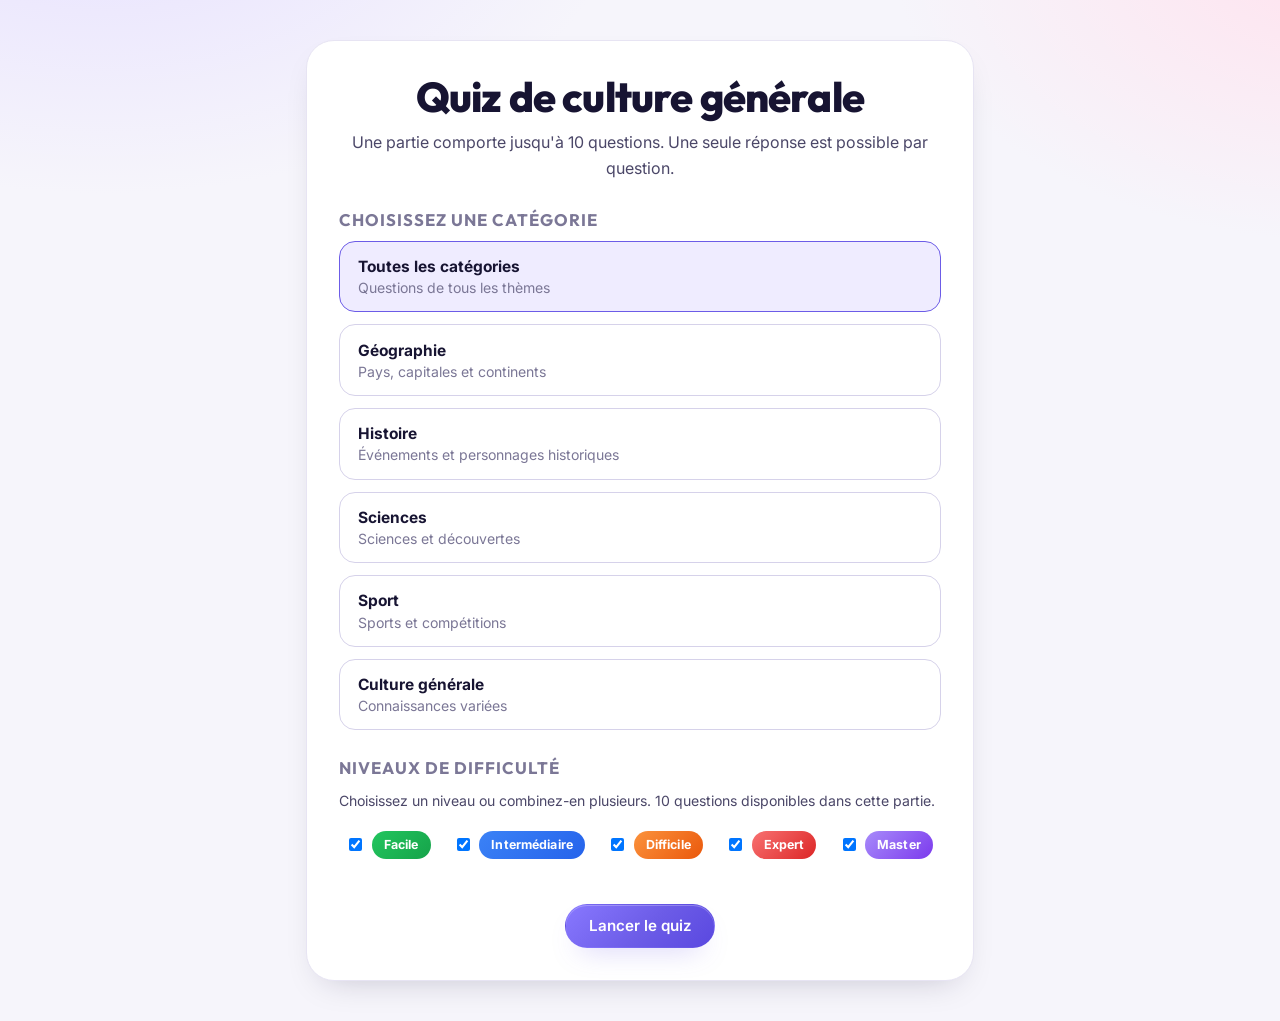
<file: public/index.html>
<!DOCTYPE html>
<html lang="fr">
  <head>
    <meta charset="UTF-8" />
    <meta name="viewport" content="width=device-width, initial-scale=1.0" />
    <title>Quiz de culture générale</title>
    <link rel="stylesheet" href="assets/style.css" />
  </head>
  <body>
    <div id="app"></div>

    <script src="assets/js/namespace.js"></script>
    <script src="assets/js/core/h.js"></script>
    <script src="assets/js/core/store.js"></script>
    <script src="assets/js/core/storage.js"></script>
    <script src="assets/js/config/quiz.config.js"></script>
    <script src="assets/js/data/questions.js"></script>
    <script src="assets/js/api/quizApi.js"></script>
    <script src="assets/js/domain/quiz.js"></script>
    <script src="assets/js/domain/stats.js"></script>
    <script src="assets/js/components/DifficultyBadge.js"></script>
    <script src="assets/js/components/FeedbackPanel.js"></script>
    <script src="assets/js/components/QuestionScreen.js"></script>
    <script src="assets/js/components/HomeScreen.js"></script>
    <script src="assets/js/components/ResultScreen.js"></script>
    <script src="assets/js/components/App.js"></script>
    <script src="assets/js/main.js"></script>
  </body>
</html>
</file>
<file: public/assets/style.css>
@import url('https://fonts.googleapis.com/css2?family=Inter:wght@400;500;600;700&family=Outfit:wght@500;600;700;800&display=swap');

/* ==========================================================================
   Design tokens
   ========================================================================== */
:root {
  --font-display: 'Outfit', system-ui, -apple-system, 'Segoe UI', sans-serif;
  --font-body: 'Inter', system-ui, -apple-system, 'Segoe UI', Roboto, sans-serif;

  --bg: #f6f5fb;
  --surface: #ffffff;
  --surface-soft: #faf9ff;
  --surface-muted: #f2f0fb;
  --ink: #171432;
  --ink-soft: #4b4768;
  --muted: #7b7796;
  --line: #e7e4f3;
  --line-strong: #d6d2ea;

  --primary: #6c5ce7;
  --primary-600: #5a48e0;
  --primary-700: #4734c2;
  --primary-soft: #efecff;
  --primary-glow: rgba(108, 92, 231, 0.35);

  --accent: #ff6b8b;
  --accent-soft: #fff0f4;
  --success: #10b981;
  --success-soft: #e6fbf3;
  --success-ink: #047857;
  --danger: #ef4466;
  --danger-soft: #ffecef;
  --danger-ink: #b91c3c;
  --warning: #f59f00;

  --radius-xl: 28px;
  --radius-lg: 22px;
  --radius-md: 16px;
  --radius-sm: 12px;
  --radius-pill: 999px;

  --shadow-sm: 0 2px 8px rgba(23, 20, 50, 0.05);
  --shadow-md: 0 14px 34px -18px rgba(23, 20, 50, 0.25);
  --shadow-lg: 0 30px 70px -32px rgba(23, 20, 50, 0.4);

  --ring: 0 0 0 4px rgba(108, 92, 231, 0.18);
  --transition: 160ms cubic-bezier(0.4, 0, 0.2, 1);
}

/* ==========================================================================
   Base
   ========================================================================== */
*,
*::before,
*::after {
  box-sizing: border-box;
}

html {
  -webkit-text-size-adjust: 100%;
  scroll-behavior: smooth;
}

body {
  margin: 0;
  min-height: 100vh;
  display: flex;
  flex-direction: column;
  font-family: var(--font-body);
  font-size: 16px;
  line-height: 1.6;
  color: var(--ink);
  background:
    radial-gradient(900px 520px at 8% -12%, #e7e1ff 0%, transparent 58%),
    radial-gradient(820px 520px at 105% -5%, #ffe2ee 0%, transparent 55%),
    var(--bg);
  background-attachment: fixed;
}

h1, h2, h3, h4 {
  font-family: var(--font-display);
  line-height: 1.15;
  letter-spacing: -0.02em;
  color: var(--ink);
  margin: 0 0 0.6rem;
}

h1 { font-size: clamp(1.75rem, 1.2rem + 1.8vw, 2.6rem); font-weight: 800; }
h2 { font-size: clamp(1.25rem, 1.1rem + 0.7vw, 1.6rem); font-weight: 700; }
h3 { font-size: 1.15rem; font-weight: 700; }

p { margin: 0 0 1rem; }
p:last-child { margin-bottom: 0; }

a { color: var(--primary-700); text-decoration-thickness: 2px; text-underline-offset: 3px; }
a:hover { color: var(--primary-600); }

strong { font-weight: 700; }

img, svg { max-width: 100%; }
svg { display: block; }

:focus-visible {
  outline: 3px solid var(--primary);
  outline-offset: 3px;
  border-radius: 6px;
}

::selection {
  background: var(--primary-soft);
  color: var(--primary-700);
}

/* ==========================================================================
   Layout
   ========================================================================== */
.page {
  flex: 1;
  width: 100%;
  max-width: 980px;
  margin: 0 auto;
  padding: 2.5rem 1.25rem 3.5rem;
}

.page--narrow { max-width: 480px; }
.page--medium { max-width: 720px; }

.page-head {
  display: flex;
  flex-wrap: wrap;
  align-items: flex-end;
  justify-content: space-between;
  gap: 1rem;
  margin-bottom: 1.75rem;
}

.page-head p { margin: 0.35rem 0 0; color: var(--muted); }

.eyebrow {
  display: inline-flex;
  align-items: center;
  gap: 0.4rem;
  margin: 0 0 0.5rem;
  font-size: 0.78rem;
  font-weight: 700;
  letter-spacing: 0.14em;
  text-transform: uppercase;
  color: var(--primary-600);
}

.lead {
  font-size: 1.05rem;
  color: var(--ink-soft);
  max-width: 62ch;
}

.muted { color: var(--muted); }

.stack { display: grid; gap: 1.25rem; }
.stack--sm { gap: 0.75rem; }
.stack--lg { gap: 2rem; }

.page-actions {
  display: flex;
  flex-wrap: wrap;
  gap: 0.75rem;
  margin-top: 2rem;
}

/* ==========================================================================
   Topbar
   ========================================================================== */
.topbar {
  position: sticky;
  top: 0;
  z-index: 50;
  background: rgba(255, 255, 255, 0.78);
  backdrop-filter: blur(16px);
  -webkit-backdrop-filter: blur(16px);
  border-bottom: 1px solid var(--line);
}

.topbar__inner {
  width: 100%;
  max-width: 1100px;
  margin: 0 auto;
  padding: 0.7rem 1.25rem;
  display: flex;
  align-items: center;
  gap: 1rem;
}

.brand {
  display: inline-flex;
  align-items: center;
  gap: 0.6rem;
  text-decoration: none;
  color: var(--ink);
  flex-shrink: 0;
}

.brand__mark {
  display: grid;
  place-items: center;
  width: 2.35rem;
  height: 2.35rem;
  border-radius: 12px;
  color: #fff;
  background: linear-gradient(135deg, #8b7bff, var(--primary) 55%, var(--primary-700));
  box-shadow: 0 8px 18px -8px var(--primary-glow);
}

.brand__mark svg { width: 1.35rem; height: 1.35rem; }

.brand__name {
  font-family: var(--font-display);
  font-size: 1.15rem;
  font-weight: 800;
  letter-spacing: -0.02em;
}

.brand__name span {
  color: var(--primary);
}

.nav {
  display: flex;
  align-items: center;
  gap: 0.2rem;
  margin-left: 0.5rem;
  padding: 0.25rem;
  border-radius: var(--radius-pill);
  background: var(--surface-muted);
  overflow-x: auto;
  scrollbar-width: none;
}

.nav::-webkit-scrollbar { display: none; }

.nav__link {
  flex-shrink: 0;
  padding: 0.45rem 0.9rem;
  border-radius: var(--radius-pill);
  font-size: 0.9rem;
  font-weight: 600;
  color: var(--ink-soft);
  text-decoration: none;
  white-space: nowrap;
  transition: background var(--transition), color var(--transition), box-shadow var(--transition);
}

.nav__link:hover {
  background: rgba(255, 255, 255, 0.75);
  color: var(--ink);
}

.nav__link.is-active {
  background: var(--surface);
  color: var(--primary-700);
  box-shadow: var(--shadow-sm);
}

.topbar__actions {
  display: flex;
  align-items: center;
  gap: 0.6rem;
  margin-left: auto;
  flex-shrink: 0;
}

.topbar__actions form { margin: 0; }

.user-chip {
  display: inline-flex;
  align-items: center;
  gap: 0.5rem;
  padding: 0.3rem 0.7rem 0.3rem 0.3rem;
  border-radius: var(--radius-pill);
  background: var(--surface);
  border: 1px solid var(--line);
  font-size: 0.85rem;
  font-weight: 600;
  color: var(--ink-soft);
}

.user-chip__avatar {
  display: grid;
  place-items: center;
  width: 1.7rem;
  height: 1.7rem;
  border-radius: 50%;
  font-size: 0.78rem;
  font-weight: 700;
  color: var(--primary-700);
  background: var(--primary-soft);
}

.site-footer {
  padding: 1.5rem 1.25rem 2rem;
  text-align: center;
  font-size: 0.82rem;
  color: var(--muted);
}

.site-footer p { margin: 0; }

/* ==========================================================================
   Buttons
   ========================================================================== */
.btn {
  --btn-bg: var(--surface);
  --btn-fg: var(--ink);
  --btn-border: var(--line-strong);
  display: inline-flex;
  align-items: center;
  justify-content: center;
  gap: 0.5rem;
  padding: 0.78rem 1.4rem;
  border: 1.5px solid var(--btn-border);
  border-radius: var(--radius-pill);
  background: var(--btn-bg);
  color: var(--btn-fg);
  font-family: var(--font-body);
  font-size: 0.95rem;
  font-weight: 600;
  line-height: 1.1;
  text-align: center;
  text-decoration: none;
  cursor: pointer;
  transition: transform var(--transition), box-shadow var(--transition),
    background var(--transition), border-color var(--transition), color var(--transition);
}

.btn svg { width: 1.1rem; height: 1.1rem; flex-shrink: 0; }

.btn:hover {
  transform: translateY(-2px);
  border-color: var(--primary);
  color: var(--primary-700);
}

.btn:active { transform: translateY(0); }

.btn-primary {
  --btn-bg: linear-gradient(135deg, #8878ff, var(--primary) 55%, var(--primary-600));
  --btn-fg: #fff;
  --btn-border: transparent;
  box-shadow: 0 14px 28px -14px var(--primary-glow), inset 0 1px 0 rgba(255, 255, 255, 0.25);
}

.btn-primary:hover {
  --btn-fg: #fff;
  box-shadow: 0 20px 36px -14px var(--primary-glow), inset 0 1px 0 rgba(255, 255, 255, 0.25);
  filter: brightness(1.04);
}

.btn-secondary {
  --btn-bg: var(--primary-soft);
  --btn-fg: var(--primary-700);
  --btn-border: transparent;
}

.btn-secondary:hover { --btn-bg: #e5e0ff; }

.btn-ghost {
  --btn-bg: transparent;
  --btn-fg: var(--ink-soft);
  --btn-border: transparent;
}

.btn-ghost:hover {
  --btn-bg: var(--surface-muted);
  --btn-fg: var(--ink);
  border-color: transparent;
  transform: none;
}

.btn-light {
  --btn-bg: rgba(255, 255, 255, 0.14);
  --btn-fg: #fff;
  --btn-border: rgba(255, 255, 255, 0.4);
  backdrop-filter: blur(6px);
}

.btn-light:hover {
  --btn-bg: #fff;
  --btn-fg: var(--primary-700);
  --btn-border: #fff;
}

.btn-danger {
  --btn-bg: var(--danger-soft);
  --btn-fg: var(--danger-ink);
  --btn-border: transparent;
}

.btn-danger:hover { --btn-bg: #ffdbe2; border-color: transparent; }

.btn-sm {
  padding: 0.5rem 0.9rem;
  font-size: 0.84rem;
}

.btn-lg {
  padding: 1rem 1.8rem;
  font-size: 1.05rem;
}

.btn-block { width: 100%; }

.btn:disabled,
.btn[disabled],
.btn-primary:disabled {
  --btn-bg: #e3e0ef;
  --btn-fg: #9a96ae;
  --btn-border: transparent;
  box-shadow: none;
  cursor: not-allowed;
  transform: none;
  filter: none;
}

/* ==========================================================================
   Cards & surfaces
   ========================================================================== */
.card {
  background: var(--surface);
  border: 1px solid var(--line);
  border-radius: var(--radius-xl);
  padding: 2rem;
  box-shadow: var(--shadow-md);
}

.card--flat { box-shadow: none; }
.card--soft { background: var(--surface-soft); box-shadow: none; }
.card--narrow { max-width: 32rem; margin-inline: auto; }

.filter-bar {
  padding: 1.25rem 1.5rem;
  margin-bottom: 1.5rem;
}

.card__head {
  display: flex;
  align-items: center;
  justify-content: space-between;
  gap: 1rem;
  margin-bottom: 1.25rem;
}

.card__head h2,
.card__head h1 { margin: 0; }

/* ==========================================================================
   Alerts
   ========================================================================== */
.alert {
  display: flex;
  align-items: flex-start;
  gap: 0.65rem;
  padding: 0.9rem 1.1rem;
  margin-bottom: 1.25rem;
  border-radius: var(--radius-md);
  font-size: 0.93rem;
  font-weight: 500;
  border: 1px solid transparent;
}

.alert svg { width: 1.2rem; height: 1.2rem; flex-shrink: 0; margin-top: 0.1rem; }

.alert--error { background: var(--danger-soft); color: var(--danger-ink); border-color: #ffd3dc; }
.alert--success { background: var(--success-soft); color: var(--success-ink); border-color: #bdf3e0; }
.alert--info { background: var(--primary-soft); color: var(--primary-700); border-color: #ddd7ff; }

/* ==========================================================================
   Forms
   ========================================================================== */
form { margin: 0; }

.field {
  display: grid;
  gap: 0.45rem;
  margin-bottom: 1.1rem;
}

.field > label,
.field-label {
  font-size: 0.88rem;
  font-weight: 600;
  color: var(--ink-soft);
}

input:not([type]),
input[type="text"],
input[type="email"],
input[type="password"],
input[type="search"],
input[type="number"],
select,
textarea {
  width: 100%;
  padding: 0.8rem 1rem;
  font-family: var(--font-body);
  font-size: 0.97rem;
  color: var(--ink);
  background: var(--surface-soft);
  border: 1.5px solid var(--line-strong);
  border-radius: var(--radius-md);
  transition: border-color var(--transition), box-shadow var(--transition), background var(--transition);
}

input:hover,
select:hover,
textarea:hover { border-color: #c3bde0; }

input:focus,
select:focus,
textarea:focus {
  outline: none;
  background: var(--surface);
  border-color: var(--primary);
  box-shadow: var(--ring);
}

input::placeholder { color: #a6a2ba; }

select {
  appearance: none;
  background-image: url("data:image/svg+xml,%3Csvg xmlns='http://www.w3.org/2000/svg' width='16' height='16' viewBox='0 0 24 24' fill='none' stroke='%237b7796' stroke-width='2.5' stroke-linecap='round' stroke-linejoin='round'%3E%3Cpath d='m6 9 6 6 6-6'/%3E%3C/svg%3E");
  background-repeat: no-repeat;
  background-position: right 1rem center;
  padding-right: 2.6rem;
  cursor: pointer;
}

.field-hint {
  margin: 0;
  font-size: 0.82rem;
  color: var(--muted);
}

.form-row {
  display: flex;
  flex-wrap: wrap;
  align-items: flex-end;
  gap: 1rem;
}

.form-row .field { flex: 1 1 14rem; margin-bottom: 0; }

fieldset {
  border: 0;
  padding: 0;
  margin: 0;
}

legend {
  padding: 0;
  font-size: 0.88rem;
  font-weight: 600;
  color: var(--ink-soft);
  margin-bottom: 0.55rem;
}

/* ==========================================================================
   Auth
   ========================================================================== */
.auth-card {
  position: relative;
  overflow: hidden;
  background: var(--surface);
  border: 1px solid var(--line);
  border-radius: var(--radius-xl);
  padding: 2.4rem 2rem;
  box-shadow: var(--shadow-lg);
}

.auth-card::before {
  content: '';
  position: absolute;
  inset: 0 0 auto;
  height: 5px;
  background: linear-gradient(90deg, #8878ff, var(--primary), var(--accent));
}

.auth-card h1 { margin-bottom: 0.35rem; }
.auth-card .auth-intro { color: var(--muted); margin-bottom: 1.75rem; }
.auth-card .btn-primary { margin-top: 0.5rem; }
.auth-switch { margin-top: 1.4rem; text-align: center; font-size: 0.92rem; color: var(--muted); }
.auth-switch a { font-weight: 600; }

/* ==========================================================================
   Home hero
   ========================================================================== */
.hero {
  position: relative;
  overflow: hidden;
  display: grid;
  grid-template-columns: minmax(0, 1fr) auto;
  align-items: center;
  gap: 2rem;
  padding: 2.75rem;
  border-radius: var(--radius-xl);
  color: #fff;
  background: linear-gradient(135deg, #241d52 0%, #3a2a94 48%, var(--primary) 100%);
  box-shadow: var(--shadow-lg);
}

.hero::before,
.hero::after {
  content: '';
  position: absolute;
  border-radius: 50%;
  pointer-events: none;
}

.hero::before {
  width: 340px;
  height: 340px;
  right: -90px;
  top: -140px;
  background: radial-gradient(circle, rgba(255, 255, 255, 0.22), transparent 65%);
}

.hero::after {
  width: 260px;
  height: 260px;
  left: -80px;
  bottom: -140px;
  background: radial-gradient(circle, rgba(255, 107, 139, 0.4), transparent 65%);
}

.hero__content { position: relative; z-index: 1; }

.hero h1 { color: #fff; margin-bottom: 0.5rem; }

.hero__text {
  max-width: 46ch;
  color: rgba(255, 255, 255, 0.78);
  font-size: 1.02rem;
}

.hero__eyebrow {
  display: inline-flex;
  align-items: center;
  gap: 0.45rem;
  margin-bottom: 0.9rem;
  padding: 0.35rem 0.8rem;
  border-radius: var(--radius-pill);
  background: rgba(255, 255, 255, 0.14);
  border: 1px solid rgba(255, 255, 255, 0.22);
  font-size: 0.78rem;
  font-weight: 700;
  letter-spacing: 0.08em;
  text-transform: uppercase;
  color: #fff;
}

.hero__actions {
  display: flex;
  flex-wrap: wrap;
  gap: 0.75rem;
  margin-top: 1.6rem;
}

.hero__art {
  position: relative;
  z-index: 1;
  display: grid;
  place-items: center;
  width: 8.5rem;
  height: 8.5rem;
  border-radius: 30px;
  font-family: var(--font-display);
  font-size: 4.5rem;
  font-weight: 800;
  color: #fff;
  background: rgba(255, 255, 255, 0.12);
  border: 1px solid rgba(255, 255, 255, 0.24);
  box-shadow: inset 0 1px 0 rgba(255, 255, 255, 0.3);
  transform: rotate(-6deg);
}

/* Quick action cards */
.action-grid {
  display: grid;
  grid-template-columns: repeat(auto-fit, minmax(min(100%, 15rem), 1fr));
  gap: 1rem;
  margin-top: 1.5rem;
}

.action-card {
  display: flex;
  flex-direction: column;
  gap: 0.35rem;
  padding: 1.4rem;
  border-radius: var(--radius-lg);
  background: var(--surface);
  border: 1px solid var(--line);
  box-shadow: var(--shadow-sm);
  color: var(--ink);
  text-decoration: none;
  transition: transform var(--transition), box-shadow var(--transition), border-color var(--transition);
}

.action-card:hover {
  transform: translateY(-4px);
  border-color: #cfc7ff;
  box-shadow: var(--shadow-md);
  color: var(--ink);
}

.action-card__icon {
  display: grid;
  place-items: center;
  width: 2.75rem;
  height: 2.75rem;
  margin-bottom: 0.55rem;
  border-radius: 14px;
  color: var(--primary-700);
  background: var(--primary-soft);
}

.action-card__icon svg { width: 1.4rem; height: 1.4rem; }

.action-card h2 { font-size: 1.08rem; margin: 0; }
.action-card p { font-size: 0.9rem; color: var(--muted); margin: 0; }

.action-card__cta {
  margin-top: 0.7rem;
  font-size: 0.85rem;
  font-weight: 700;
  color: var(--primary-600);
}

.action-card--accent .action-card__icon { color: #c2255c; background: var(--accent-soft); }
.action-card--success .action-card__icon { color: var(--success-ink); background: var(--success-soft); }

/* ==========================================================================
   Themes
   ========================================================================== */
.theme-grid {
  display: grid;
  grid-template-columns: repeat(auto-fit, minmax(min(100%, 20rem), 1fr));
  gap: 1.25rem;
}

.theme-card {
  display: flex;
  flex-direction: column;
  gap: 1rem;
  padding: 1.75rem;
  border-radius: var(--radius-lg);
  background: var(--surface);
  border: 1px solid var(--line);
  box-shadow: var(--shadow-sm);
  transition: box-shadow var(--transition), border-color var(--transition);
}

.theme-card:hover { box-shadow: var(--shadow-md); border-color: var(--line-strong); }

.theme-card__head {
  display: flex;
  align-items: center;
  gap: 0.85rem;
}

.theme-card__icon {
  display: grid;
  place-items: center;
  width: 3rem;
  height: 3rem;
  border-radius: 16px;
  font-size: 1.5rem;
  background: linear-gradient(135deg, var(--primary-soft), #fdf0ff);
  border: 1px solid #e5dfff;
  flex-shrink: 0;
}

.theme-card__head h2 { font-size: 1.3rem; margin: 0; }
.theme-card__desc { color: var(--muted); font-size: 0.92rem; margin: 0; }
.theme-card form { margin-top: auto; display: grid; gap: 1rem; }

.level-options {
  display: grid;
  grid-template-columns: repeat(auto-fit, minmax(6.5rem, 1fr));
  gap: 0.5rem;
}

.level-option {
  position: relative;
  display: flex;
  align-items: center;
  padding: 0.65rem 0.8rem;
  border: 1.5px solid var(--line-strong);
  border-radius: var(--radius-md);
  background: var(--surface-soft);
  cursor: pointer;
  transition: border-color var(--transition), background var(--transition), box-shadow var(--transition);
}

.level-option input {
  position: absolute;
  opacity: 0;
  pointer-events: none;
}

.level-option__body { display: grid; gap: 0.05rem; }

.level-option__name {
  font-size: 0.88rem;
  font-weight: 700;
  color: var(--ink);
}

.level-option__count {
  font-size: 0.74rem;
  color: var(--muted);
}

.level-option:hover { border-color: #bdb4ea; }

.level-option:has(input:checked) {
  border-color: var(--primary);
  background: var(--primary-soft);
  box-shadow: 0 0 0 3px rgba(108, 92, 231, 0.14);
}

.level-option:has(input:checked) .level-option__name { color: var(--primary-700); }

.level-option:has(input:focus-visible) { box-shadow: var(--ring); }

.level-option.is-disabled {
  opacity: 0.42;
  cursor: not-allowed;
  pointer-events: none;
}

/* Legacy category list (prototype JS) */
.categories,
.difficultes,
.answers {
  list-style: none;
  padding: 0;
  margin: 0;
}

.categories {
  display: grid;
  gap: 0.75rem;
  margin-bottom: 1.5rem;
}

.difficultes {
  display: flex;
  flex-wrap: wrap;
  gap: 0.6rem;
  margin-bottom: 1.75rem;
}

.category {
  width: 100%;
  display: flex;
  flex-direction: column;
  align-items: flex-start;
  gap: 0.2rem;
  padding: 0.95rem 1.1rem;
  font-family: var(--font-body);
  font-size: 0.97rem;
  text-align: left;
  border: 1.5px solid var(--line-strong);
  border-radius: var(--radius-md);
  background: var(--surface);
  color: var(--ink);
  cursor: pointer;
  transition: border-color var(--transition), background var(--transition), transform var(--transition);
}

.category span { color: var(--muted); font-size: 0.88rem; }

.category:hover {
  border-color: var(--primary);
  background: var(--surface-soft);
  transform: translateY(-1px);
}

.category--selected,
.category--selected:hover {
  border-color: var(--primary);
  background: var(--primary-soft);
}

.difficulty-option {
  display: inline-flex;
  align-items: center;
  gap: 0.4rem;
  padding: 0.3rem 0.4rem;
  cursor: pointer;
  font-size: 0.9rem;
}

.difficulty-help {
  margin: 0 0 0.85rem;
  color: var(--muted);
  font-size: 0.88rem;
  text-align: left;
}

/* ==========================================================================
   Badges & chips
   ========================================================================== */
.badge {
  display: inline-flex;
  align-items: center;
  gap: 0.3rem;
  padding: 0.28rem 0.75rem;
  border-radius: var(--radius-pill);
  font-size: 0.78rem;
  font-weight: 700;
  letter-spacing: 0.01em;
  color: #fff;
  white-space: nowrap;
}

.badge--1 { background: linear-gradient(135deg, #22c55e, #16a34a); }
.badge--2 { background: linear-gradient(135deg, #3b82f6, #2563eb); }
.badge--3 { background: linear-gradient(135deg, #fb923c, #ea580c); }
.badge--4 { background: linear-gradient(135deg, #f87171, #dc2626); }
.badge--5 { background: linear-gradient(135deg, #a78bfa, #7c3aed); }

.chip {
  display: inline-flex;
  align-items: center;
  gap: 0.35rem;
  padding: 0.3rem 0.75rem;
  border-radius: var(--radius-pill);
  background: var(--surface-muted);
  color: var(--ink-soft);
  font-size: 0.82rem;
  font-weight: 600;
}

.chip--success { background: var(--success-soft); color: var(--success-ink); }
.chip--danger { background: var(--danger-soft); color: var(--danger-ink); }
.chip--primary { background: var(--primary-soft); color: var(--primary-700); }

/* ==========================================================================
   Quiz progress & question
   ========================================================================== */
.quiz-progress { margin-bottom: 1.75rem; }

.quiz-progress__meta {
  display: flex;
  align-items: center;
  justify-content: space-between;
  gap: 1rem;
  margin-bottom: 0.55rem;
  font-size: 0.88rem;
  font-weight: 600;
  color: var(--ink-soft);
}

.quiz-progress__bar {
  height: 0.55rem;
  border-radius: var(--radius-pill);
  background: var(--surface-muted);
  overflow: hidden;
}

.quiz-progress__bar span {
  display: block;
  height: 100%;
  border-radius: var(--radius-pill);
  background: linear-gradient(90deg, #8878ff, var(--primary), var(--accent));
  transition: width 400ms cubic-bezier(0.4, 0, 0.2, 1);
}

.question-meta {
  display: flex;
  align-items: center;
  justify-content: space-between;
  gap: 1rem;
  margin-bottom: 0.75rem;
}

.progress {
  margin: 0;
  color: var(--muted);
  font-size: 0.88rem;
  font-weight: 600;
}

.question {
  font-size: clamp(1.25rem, 1.1rem + 0.6vw, 1.55rem);
  margin: 0 0 1.5rem;
}

.question-card .question { margin-bottom: 1.5rem; }

.answers {
  display: grid;
  gap: 0.7rem;
  margin-bottom: 1.5rem;
}

.answer {
  width: 100%;
  padding: 0.95rem 1.1rem;
  font-family: var(--font-body);
  font-size: 0.97rem;
  text-align: left;
  color: var(--ink);
  border: 1.5px solid var(--line-strong);
  border-radius: var(--radius-md);
  background: var(--surface);
  cursor: pointer;
  transition: border-color var(--transition), background var(--transition), transform var(--transition);
}

.answer:hover:not(:disabled) {
  border-color: var(--primary);
  background: var(--surface-soft);
  transform: translateY(-1px);
}

.answer:disabled { cursor: default; }

.answer--correct,
.answer--correct:disabled {
  border-color: var(--success);
  background: var(--success-soft);
  color: var(--success-ink);
}

.answer--wrong,
.answer--wrong:disabled {
  border-color: var(--danger);
  background: var(--danger-soft);
  color: var(--danger-ink);
}

/* PHP answer options with letter badge */
.answer-option {
  position: relative;
  display: flex;
  align-items: center;
  gap: 0.85rem;
  padding: 0.85rem 1rem;
  border: 1.5px solid var(--line-strong);
  border-radius: var(--radius-md);
  background: var(--surface);
  cursor: pointer;
  font-size: 0.97rem;
  transition: border-color var(--transition), background var(--transition), box-shadow var(--transition), transform var(--transition);
}

.answer-option input {
  position: absolute;
  opacity: 0;
  pointer-events: none;
}

.answer-option:hover {
  border-color: #bdb4ea;
  background: var(--surface-soft);
  transform: translateY(-1px);
}

.answer-option:has(input:checked) {
  border-color: var(--primary);
  background: var(--primary-soft);
  box-shadow: 0 0 0 3px rgba(108, 92, 231, 0.14);
}

.answer-option:has(input:focus-visible) { box-shadow: var(--ring); }

.answer-option__letter {
  display: grid;
  place-items: center;
  width: 2rem;
  height: 2rem;
  border-radius: 10px;
  flex-shrink: 0;
  font-family: var(--font-display);
  font-size: 0.9rem;
  font-weight: 800;
  color: var(--primary-700);
  background: var(--primary-soft);
  transition: background var(--transition), color var(--transition);
}

.answer-option:has(input:checked) .answer-option__letter {
  color: #fff;
  background: var(--primary);
}

.answer-form { display: grid; gap: 1.1rem; }
.answer-form .answers { margin-bottom: 0; }

/* ==========================================================================
   Feedback & correction
   ========================================================================== */
.feedback {
  border-radius: var(--radius-md);
  padding: 1.1rem 1.2rem;
  margin-bottom: 1.5rem;
  text-align: left;
  border: 1px solid transparent;
}

.feedback p { margin: 0.25rem 0; }
.feedback-titre { font-weight: 700; }
.feedback--correct { background: var(--success-soft); border-color: #bdf3e0; }
.feedback--wrong { background: var(--danger-soft); border-color: #ffd3dc; }

.correction {
  padding: 1.5rem;
  border-radius: var(--radius-lg);
  border: 1px solid var(--line);
  background: var(--surface-soft);
  margin-bottom: 1.5rem;
}

.correction--correct { border-color: #bdf3e0; background: linear-gradient(180deg, #f0fdf8, #ffffff); }
.correction--wrong { border-color: #ffd3dc; background: linear-gradient(180deg, #fff5f7, #ffffff); }

.correction__status {
  display: flex;
  align-items: center;
  gap: 0.7rem;
  margin-bottom: 0.9rem;
  font-family: var(--font-display);
  font-size: 1.05rem;
  font-weight: 700;
}

.correction__icon {
  display: grid;
  place-items: center;
  width: 2.25rem;
  height: 2.25rem;
  border-radius: 50%;
  flex-shrink: 0;
  color: #fff;
}

.correction--correct .correction__icon { background: var(--success); }
.correction--wrong .correction__icon { background: var(--danger); }
.correction__icon svg { width: 1.2rem; height: 1.2rem; }

.correction h2 { font-size: 1.2rem; margin-bottom: 1rem; }
.correction h3 { font-size: 1.05rem; margin-bottom: 0.85rem; }

.correction-list {
  list-style: none;
  padding: 0;
  margin: 0;
  display: grid;
  gap: 1rem;
}

.correction-list .correction { margin-bottom: 0; }

.correction__lines { display: grid; gap: 0.5rem; margin: 0 0 1rem; }

.correction__line {
  display: flex;
  align-items: baseline;
  justify-content: space-between;
  gap: 1rem;
  padding: 0.55rem 0.8rem;
  border-radius: var(--radius-sm);
  background: rgba(255, 255, 255, 0.75);
  font-size: 0.9rem;
}

.correction__line span:first-child { color: var(--muted); flex-shrink: 0; }
.correction__line span:last-child { font-weight: 600; text-align: right; }

.correction__explanation {
  margin: 0;
  padding: 0.9rem 1rem;
  border-radius: var(--radius-sm);
  background: var(--surface);
  border-left: 3px solid var(--primary);
  color: var(--ink-soft);
  font-size: 0.92rem;
}

/* ==========================================================================
   Stats
   ========================================================================== */
.stat-grid {
  display: grid;
  grid-template-columns: repeat(auto-fit, minmax(min(100%, 9rem), 1fr));
  gap: 0.85rem;
  margin: 1.5rem 0;
}

.stat {
  padding: 1.15rem 1rem;
  border-radius: var(--radius-md);
  background: var(--surface-soft);
  border: 1px solid var(--line);
  text-align: center;
}

.stat dt,
.stat__label {
  margin: 0;
  font-size: 0.78rem;
  font-weight: 600;
  letter-spacing: 0.04em;
  text-transform: uppercase;
  color: var(--muted);
}

.stat dd,
.stat__value {
  margin: 0.35rem 0 0;
  font-family: var(--font-display);
  font-size: 1.75rem;
  font-weight: 800;
  color: var(--primary-700);
  line-height: 1.1;
}

.stat--accent dd,
.stat--accent .stat__value { color: var(--accent); }

.score-hero {
  text-align: center;
  padding: 2rem 1.5rem;
  border-radius: var(--radius-lg);
  background: linear-gradient(135deg, #241d52, #3a2a94 55%, var(--primary));
  color: #fff;
  margin-bottom: 1.5rem;
  position: relative;
  overflow: hidden;
}

.score-hero::after {
  content: '';
  position: absolute;
  width: 240px;
  height: 240px;
  right: -80px;
  top: -120px;
  border-radius: 50%;
  background: radial-gradient(circle, rgba(255, 255, 255, 0.22), transparent 65%);
}

.score-hero__label {
  margin: 0;
  font-size: 0.8rem;
  font-weight: 700;
  letter-spacing: 0.14em;
  text-transform: uppercase;
  color: rgba(255, 255, 255, 0.7);
}

.score-hero__value {
  margin: 0.3rem 0 0;
  font-family: var(--font-display);
  font-size: clamp(2.75rem, 2rem + 4vw, 4rem);
  font-weight: 800;
  line-height: 1;
}

.score-hero__value small {
  font-size: 0.4em;
  font-weight: 600;
  color: rgba(255, 255, 255, 0.7);
}

.score-hero__sub {
  margin: 0.6rem 0 0;
  color: rgba(255, 255, 255, 0.78);
  font-size: 0.92rem;
}

/* Legacy prototype stats */
.result-stats {
  display: grid;
  grid-template-columns: repeat(auto-fit, minmax(min(100%, 9rem), 1fr));
  gap: 0.85rem;
  margin: 1.5rem 0;
}

.result-stats > div {
  padding: 1.15rem 0.75rem;
  border-radius: var(--radius-md);
  background: var(--surface-soft);
  border: 1px solid var(--line);
}

.result-stats dt {
  font-size: 0.78rem;
  font-weight: 600;
  text-transform: uppercase;
  letter-spacing: 0.04em;
  color: var(--muted);
}

.result-stats dd {
  margin: 0.3rem 0 0;
  font-family: var(--font-display);
  font-size: 1.6rem;
  font-weight: 800;
  color: var(--primary-700);
}

.stats-list {
  list-style: none;
  padding: 0;
  margin: 0 0 1.5rem;
  display: grid;
  gap: 0.9rem;
  text-align: left;
}

.stats-ligne {
  display: flex;
  justify-content: space-between;
  gap: 1rem;
  margin-bottom: 0.35rem;
  font-size: 0.9rem;
}

.stats-barre {
  height: 0.6rem;
  background: var(--surface-muted);
  border-radius: var(--radius-pill);
  overflow: hidden;
}

.stats-barre span {
  display: block;
  height: 100%;
  border-radius: var(--radius-pill);
  background: linear-gradient(90deg, #8878ff, var(--primary));
}

.stats-point {
  text-align: left;
  margin: 0.4rem 0;
  font-weight: 600;
  font-size: 0.92rem;
}

.stats-point--fort { color: var(--success-ink); }
.stats-point--faible { color: var(--danger-ink); }

/* ==========================================================================
   History list
   ========================================================================== */
.history-list {
  list-style: none;
  padding: 0;
  margin: 0 0 1.5rem;
  display: grid;
  gap: 0.75rem;
}

.history-item {
  display: flex;
  flex-wrap: wrap;
  align-items: center;
  gap: 1rem;
  padding: 1rem 1.2rem;
  border-radius: var(--radius-md);
  background: var(--surface);
  border: 1px solid var(--line);
  transition: border-color var(--transition), box-shadow var(--transition), transform var(--transition);
}

.history-item:hover {
  border-color: #cfc7ff;
  box-shadow: var(--shadow-sm);
  transform: translateY(-1px);
}

.history-item__main { flex: 1 1 12rem; min-width: 0; }

.history-item__theme {
  margin: 0;
  font-family: var(--font-display);
  font-size: 1.02rem;
  font-weight: 700;
  color: var(--ink);
}

.history-item__date {
  margin: 0.15rem 0 0;
  font-size: 0.82rem;
  color: var(--muted);
}

.history-item__score {
  display: flex;
  align-items: center;
  gap: 0.6rem;
}

.history-item__rate {
  font-family: var(--font-display);
  font-size: 1.3rem;
  font-weight: 800;
  color: var(--primary-700);
}

/* ==========================================================================
   Tables
   ========================================================================== */
.table-wrap {
  overflow-x: auto;
  border-radius: var(--radius-lg);
  border: 1px solid var(--line);
  background: var(--surface);
  box-shadow: var(--shadow-sm);
}

.quiz-table {
  width: 100%;
  border-collapse: collapse;
  margin: 0;
}

.quiz-table th,
.quiz-table td {
  padding: 0.9rem 1.1rem;
  text-align: left;
  overflow-wrap: anywhere;
}

.quiz-table thead th {
  font-size: 0.78rem;
  font-weight: 700;
  letter-spacing: 0.06em;
  text-transform: uppercase;
  color: var(--muted);
  background: var(--surface-soft);
  border-bottom: 1px solid var(--line);
}

.quiz-table tbody tr { border-bottom: 1px solid var(--line); }
.quiz-table tbody tr:last-child { border-bottom: 0; }
.quiz-table tbody tr:nth-child(even) { background: #fcfbff; }
.quiz-table tbody tr:hover { background: var(--primary-soft); }

.rank {
  display: inline-grid;
  place-items: center;
  min-width: 2rem;
  height: 2rem;
  padding: 0 0.5rem;
  border-radius: 10px;
  font-family: var(--font-display);
  font-weight: 800;
  font-size: 0.9rem;
  background: var(--surface-muted);
  color: var(--ink-soft);
}

.rank--1 { background: linear-gradient(135deg, #fde68a, #f59e0b); color: #78350f; }
.rank--2 { background: linear-gradient(135deg, #e5e7eb, #9ca3af); color: #374151; }
.rank--3 { background: linear-gradient(135deg, #fcd9b8, #d97706); color: #7c2d12; }

.player {
  display: flex;
  align-items: center;
  gap: 0.65rem;
  font-weight: 600;
}

.player__avatar {
  display: grid;
  place-items: center;
  width: 2rem;
  height: 2rem;
  border-radius: 50%;
  font-size: 0.8rem;
  font-weight: 700;
  color: var(--primary-700);
  background: var(--primary-soft);
  flex-shrink: 0;
}

/* ==========================================================================
   Empty state
   ========================================================================== */
.empty-state {
  padding: 2.5rem 1.5rem;
  text-align: center;
  border-radius: var(--radius-lg);
  background: var(--surface-soft);
  border: 1px dashed var(--line-strong);
}

.empty-state__icon {
  display: grid;
  place-items: center;
  width: 3.5rem;
  height: 3.5rem;
  margin: 0 auto 1rem;
  border-radius: 50%;
  background: var(--primary-soft);
  color: var(--primary-600);
  font-size: 1.6rem;
}

.empty-state h2 { font-size: 1.15rem; margin-bottom: 0.35rem; }
.empty-state p { color: var(--muted); font-size: 0.92rem; margin: 0 auto; max-width: 40ch; }
.empty-state .btn { margin-top: 1.25rem; }

/* ==========================================================================
   Profile
   ========================================================================== */
.profile-head {
  display: flex;
  align-items: center;
  gap: 1rem;
  margin-bottom: 1.75rem;
}

.profile-avatar {
  display: grid;
  place-items: center;
  width: 4rem;
  height: 4rem;
  border-radius: 50%;
  font-family: var(--font-display);
  font-size: 1.6rem;
  font-weight: 800;
  color: #fff;
  background: linear-gradient(135deg, #8878ff, var(--primary) 60%, var(--primary-700));
  box-shadow: 0 12px 24px -12px var(--primary-glow);
  flex-shrink: 0;
}

.profile-head h1 { margin: 0; font-size: 1.6rem; }
.profile-head p { margin: 0.15rem 0 0; color: var(--muted); font-size: 0.9rem; }

/* ==========================================================================
   Legacy prototype shell (.screen)
   ========================================================================== */
#app {
  flex: 1;
  width: 100%;
  max-width: 700px;
  margin: 0 auto;
  padding: 2.5rem 1rem;
}

.screen {
  background: var(--surface);
  border: 1px solid var(--line);
  border-radius: var(--radius-xl);
  padding: 2rem;
  box-shadow: var(--shadow-md);
  text-align: center;
}

.screen h1 { margin-top: 0; }
.screen > p { color: var(--ink-soft); }

.section-title {
  font-size: 1.05rem;
  margin: 1.75rem 0 0.75rem;
  text-align: left;
  text-transform: uppercase;
  letter-spacing: 0.06em;
  color: var(--muted);
  font-weight: 700;
}

.loading { color: var(--muted); }

.home-screen .btn { margin-top: 0.75rem; }

/* ==========================================================================
   Responsive
   ========================================================================== */
@media (max-width: 860px) {
  .topbar__inner {
    flex-wrap: wrap;
    gap: 0.6rem;
  }

  .nav { order: 3; width: 100%; margin-left: 0; }

  .topbar__actions { margin-left: auto; }
}

@media (max-width: 640px) {
  .page { padding: 1.75rem 1rem 2.5rem; }
  .card { padding: 1.5rem; border-radius: var(--radius-lg); }
  .auth-card { padding: 2rem 1.35rem; }
  .hero { grid-template-columns: 1fr; padding: 2rem 1.5rem; }
  .hero__art { display: none; }
  .user-chip__name { display: none; }
  .topbar__actions .btn span { display: none; }
  .topbar__actions .btn { padding: 0.5rem; }
  .theme-card { padding: 1.4rem; }
  .quiz-table th,
  .quiz-table td { padding: 0.7rem 0.8rem; }
  .page-head { align-items: flex-start; }
}

@media (prefers-reduced-motion: reduce) {
  *,
  *::before,
  *::after {
    animation-duration: 0.01ms !important;
    transition-duration: 0.01ms !important;
    scroll-behavior: auto !important;
  }
}
</file>
